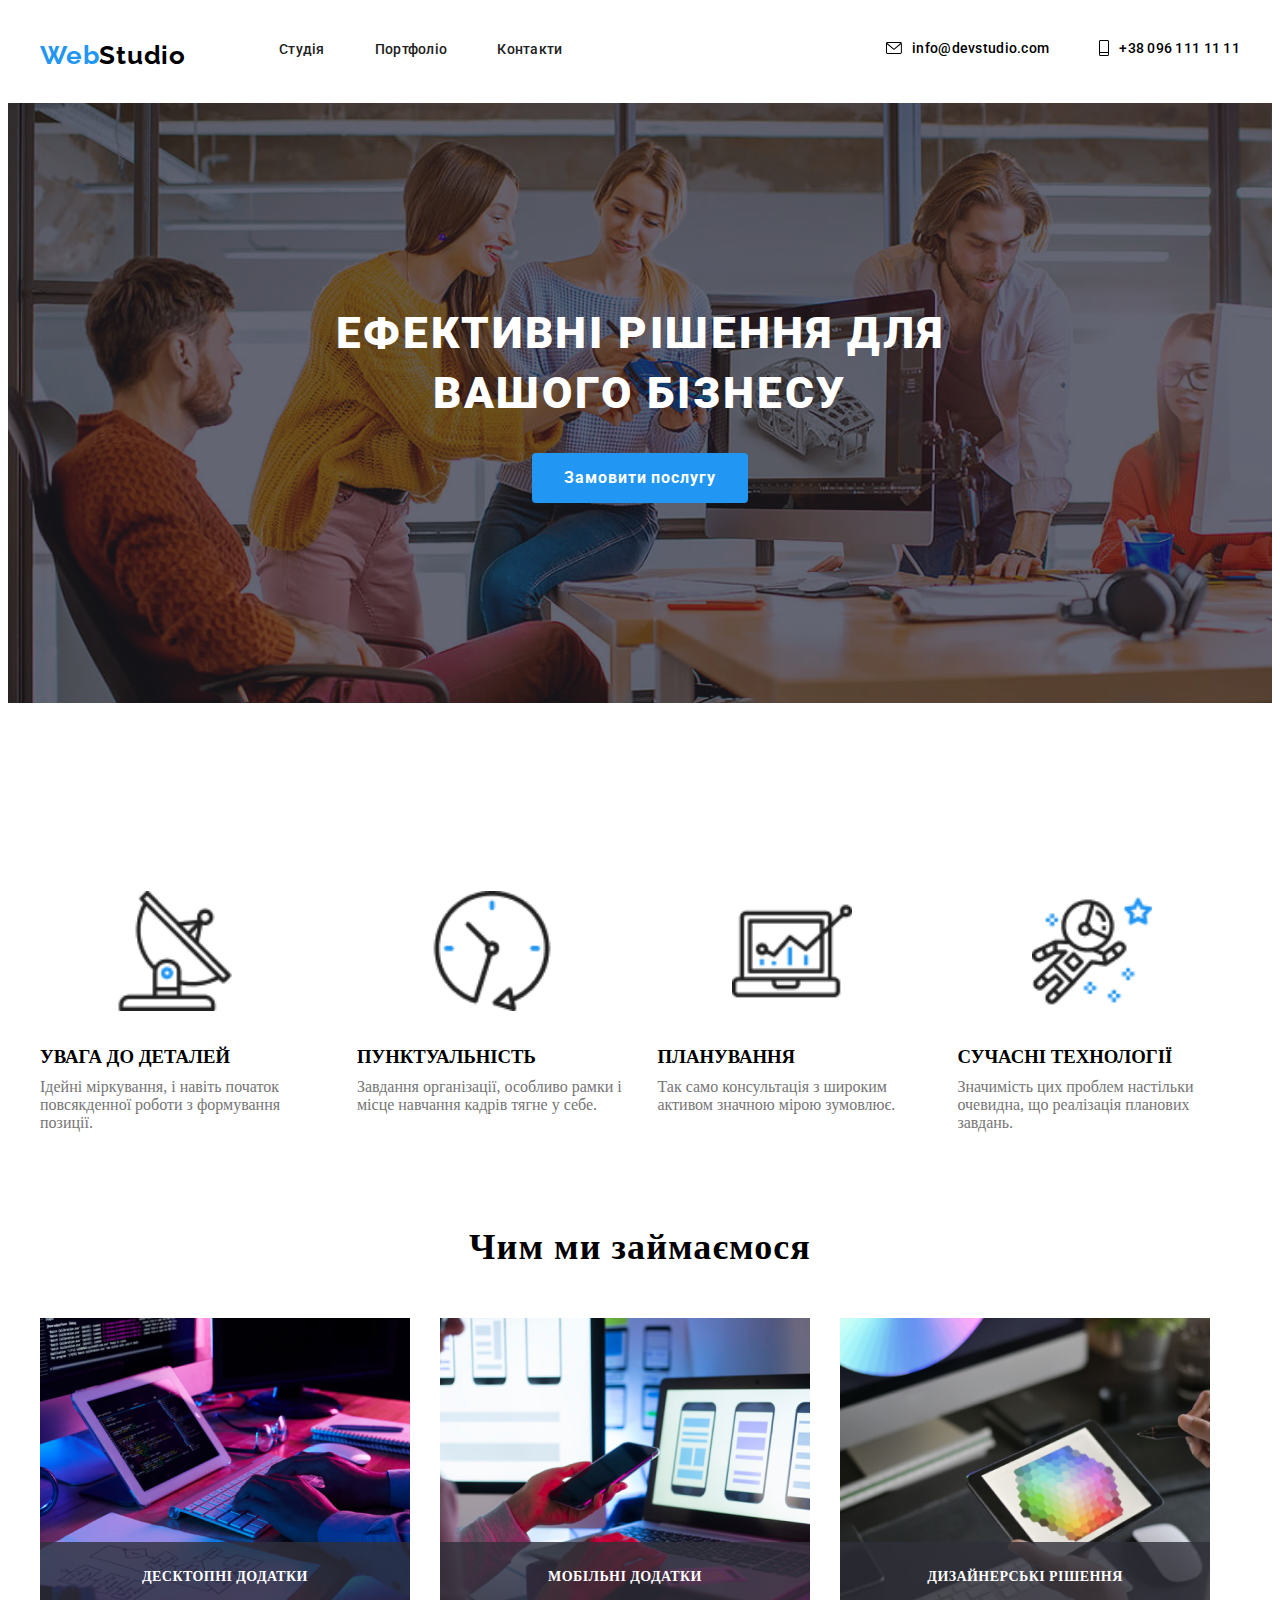
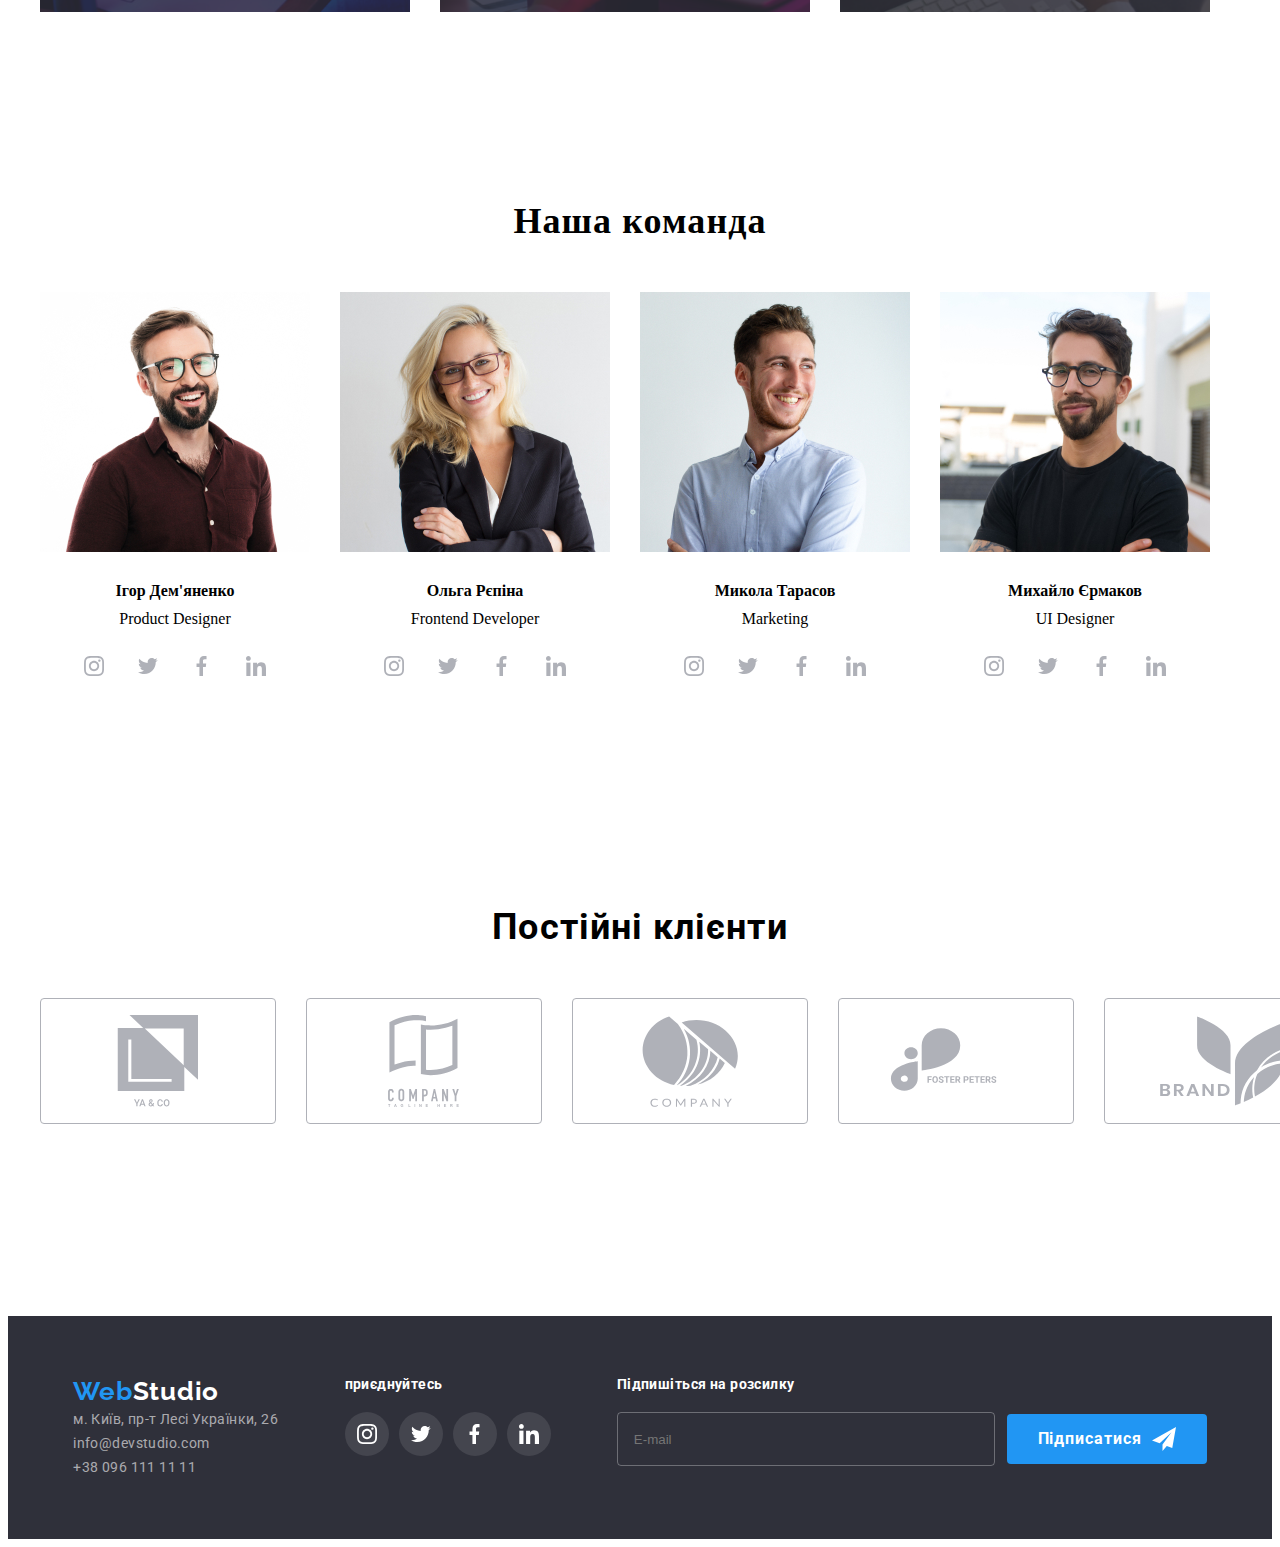
<file: index.html>
<!DOCTYPE html>
<html lang="en">
<head>
    <meta charset="UTF-8">
    <meta name="viewport" content="width=device-width, initial-scale=1.0">
    <title>WebStudio</title>

    <link
      rel="stylesheet"
      href="https://cdnjs.cloudflare.com/ajax/libs/modern-normalize/2.0.0/modern-normalize.min.css"
      integrity="sha512-4xo8blKMVCiXpTaLzQSLSw3KFOVPWhm/TRtuPVc4WG6kUgjH6J03IBuG7JZPkcWMxJ5huwaBpOpnwYElP/m6wg=="
      crossorigin="anonymous"
      referrerpolicy="no-referrer"
    />
    
    <link rel="preconnect" href="https://fonts.googleapis.com">
    <link rel="preconnect" href="https://fonts.gstatic.com" crossorigin>
    <link href="https://fonts.googleapis.com/css2?family=Raleway:wght@700&family=Roboto:wght@400;500;700;900&display=swap" rel="stylesheet">

    <link rel="stylesheet" href="./css/main.min.css">
</head>
<body>
    <header class="header">
        <div class="container">
            <div class="header-content-wrap">
            <a href="./index.html" class="logo">Web<span class="header-logo">Studio</span></a>
            <nav class="nav">
                
                <ul class="nav-list">
                    <li class="nav-list-item"><a href="index.html" class="nav-list-link nav-list-link-studio">Студія</a></li>
                    <li class="nav-list-item"><a href="./porfolio.html" class="nav-list-link">Портфоліо</a></li>
                    <li class="nav-list-item"><a href="#" class="nav-list-link">Контакти</a></li>
                </ul>
            </nav>
            <ul class="contacts-list">
                <li class="contacts-list-item"><a href="info@devstudio.com" class="contacts-list-link"><svg width="16" height="12" class="contacts-list-icon"><use href="./symbol-defs.svg#icon-mail"></use></svg>info@devstudio.com</a></li>
                <li class="contacts-list-item"><a href="tel:+38 096 111 11 11" class="contacts-list-link"><svg width="10" height="16" class="contacts-list-icon"><use href="./symbol-defs.svg#icon-tel"></use></svg>+38 096 111 11 11</a></li>
            </ul>
        </div>
        </div>
    </header>
    
    <main class="main">
        <section class="hero">
            <div class="container">
                <h1 class="hero-title">
                    ЕФЕКТИВНІ РІШЕННЯ ДЛЯ ВАШОГО
                    БІЗНЕСУ
                </h1>
                <button class="hero-btn" data-modal-open>Замовити послугу</button>
            </div>
        </section>
        
        <section class="features">
            <div class="container">
                <ul class="features-list">
                    <li class="features-list-item">
                        <h3 class="features-list-title antena-img">УВАГА ДО ДЕТАЛЕЙ</h3>
                        <p class="features-list-desc">Ідейні міркування, і навіть початок повсякденної роботи з формування позиції.</p>
                    </li>
                    <li class="features-list-item">
                        <h3 class="features-list-title clock-img">ПУНКТУАЛЬНІСТЬ</h3>
                        <p class="features-list-desc">Завдання організації, особливо рамки і місце навчання кадрів тягне у себе.</p>
                    </li>
                    <li class="features-list-item">
                        <h3 class="features-list-title diagram-img">ПЛАНУВАННЯ</h3>
                        <p class="features-list-desc">Так само консультація з широким активом значною мірою зумовлює.</p>
                    </li>
                    <li class="features-list-item">
                        <h3 class="features-list-title astronaut-img">СУЧАСНІ ТЕХНОЛОГІЇ</h3>
                        <p class="features-list-desc">Значимість цих проблем настільки очевидна, що реалізація планових завдань.</p>
                    </li>
                </ul>
            </div>
        </section>
        
        <section class="section-work">
            <div class="container">
                <h3 class="work-title">Чим ми займаємося</h3>
                <ul class="work-list">
                    <li class="work-list-item"><img src="./images/img (3).png" class="work-list-img"> <p class="work-list-text">Десктопні додатки</p></li>
                    <li class="work-list-item"><img src="./images/img (4).png" class="work-list-img"> <p class="work-list-text">Мобільні додатки</p></li>
                    <li class="work-list-item"><img src="./images/img (5).png" class="work-list-img"> <p class="work-list-text">Дизайнерські рішення</p></li>
                </ul>
            </div>
        </section>
        
        <section class="section-team">
            <div class="container"> 
                <h3 class="team-title">Наша команда</h3>
                <ul class="team-list">
                    <li class="team-list-item">
                        <img src="./images/img (4).jpg" class="team-list-img">
                        <div class="team-text-container">
                        <h4 class="team-list-title">Ігор Дем'яненко</h4>
                            <p class="team-list-text">Product Designer</p>

                            
                            <ul class="team-icons-list">
                                <li>
                                    <a href="" class="team-icons-link">
                                        <svg width="20" height="20" class="team-icon-svg">
                                            <use href="./symbol-defs.svg#icon-Instagram">

                                            </use>
                                        </svg>
                                    </a>
                                </li>

                                <li>
                                    <a href="" class="team-icons-link">
                                        <svg width="20" height="20" class="team-icon-svg">
                                            <use href="./symbol-defs.svg#icon-Group-Twitter">
                                            </use>
                                        </svg>
                                    </a>
                                </li>

                                <li>
                                    <a href="" class="team-icons-link">
                                        <svg width="20" height="20" class="team-icon-svg">
                                            <use href="./symbol-defs.svg#icon-Facebook">
                                            </use>
                                        </svg>
                                    </a>
                                </li>

                                <li>
                                    <a href="" class="team-icons-link">
                                        <svg width="20" height="20" class="team-icon-svg">
                                            <use href="./symbol-defs.svg#icon-LinkedIn">
                                            </use>
                                        </svg>
                                    </a>
                                </li>
                            </ul>
                        </div>
                        </li>
                        <li class="team-list-item">
                            <img src="./images/img (5).jpg" class="team-list-img">
                            <div class="team-text-container">
                            <h4 class="team-list-title">Ольга Рєпіна</h4>
                                <p class="team-list-text">Frontend Developer</p>

                                <ul class="team-icons-list">
                                    <li>
                                        <a href="" class="team-icons-link">
                                            <svg width="20" height="20" class="team-icon-svg">
                                                <use href="./symbol-defs.svg#icon-Instagram" >

                                                </use>
                                            </svg>
                                        </a>
                                    </li>
    
                                    <li>
                                        <a href="" class="team-icons-link">
                                            <svg width="20" height="20" class="team-icon-svg">
                                                <use href="./symbol-defs.svg#icon-Group-Twitter">
                                                </use>
                                            </svg>
                                        </a>
                                    </li>
    
                                    <li>
                                        <a href="" class="team-icons-link">
                                            <svg width="20" height="20" class="team-icon-svg">
                                                <use href="./symbol-defs.svg#icon-Facebook">
                                                </use>
                                            </svg>
                                        </a>
                                    </li>
    
                                    <li>
                                        <a href="" class="team-icons-link">
                                            <svg width="20" height="20" class="team-icon-svg">
                                                <use href="./symbol-defs.svg#icon-LinkedIn">
                                                </use>
                                            </svg>
                                        </a>
                                    </li>
                                </ul>
                            </div>
                            </li>
                            <li class="team-list-item">
                                <img src="./images/img (6).jpg" class="team-list-img">
                                <div class="team-text-container">
                                <h4 class="team-list-title">Микола Тарасов</h4>
                                    <p class="team-list-text">Marketing</p>

                                    <ul class="team-icons-list">
                                        <li>
                                            <a href="" class="team-icons-link">
                                                <svg width="20" height="20" class="team-icon-svg">
                                                    <use href="./symbol-defs.svg#icon-Instagram">

                                                    </use>
                                                </svg>
                                            </a>
                                        </li>
        
                                        <li>
                                            <a href="" class="team-icons-link">
                                                <svg width="20" height="20" class="team-icon-svg"> 
                                                    <use href="./symbol-defs.svg#icon-Group-Twitter">
                                                    </use>
                                                </svg>
                                            </a>
                                        </li>
        
                                        <li>
                                            <a href="" class="team-icons-link">
                                                <svg width="20" height="20" class="team-icon-svg">
                                                    <use href="./symbol-defs.svg#icon-Facebook">
                                                    </use>
                                                </svg>
                                            </a>
                                        </li>
        
                                        <li>
                                            <a href="" class="team-icons-link">
                                                <svg width="20" height="20" class="team-icon-svg">
                                                    <use href="./symbol-defs.svg#icon-LinkedIn">
                                                    </use>
                                                </svg>
                                            </a>
                                        </li>
                                    </ul>
                                    </div>
                                </li>
                                <li class="team-list-item">
                                    <img src="./images/img (7).jpg" class="team-list-img">
                                    <div class="team-text-container">
                                    <h4 class="team-list-title">Михайло Єрмаков</h4>
                                        <p class="team-list-text">UI Designer</p>

                                        <ul class="team-icons-list">
                                            <li>
                                                <a href="" class="team-icons-link">
                                                    <svg width="20" height="20" class="team-icon-svg">
                                                        <use href="./symbol-defs.svg#icon-Instagram">

                                                        </use>
                                                    </svg>
                                                </a>
                                            </li>
            
                                            <li>
                                                <a href="" class="team-icons-link">
                                                    <svg width="20" height="20" class="team-icon-svg">
                                                        <use href="./symbol-defs.svg#icon-Group-Twitter">
                                                        </use>
                                                    </svg>
                                                </a>
                                            </li>
            
                                            <li>
                                                <a href="" class="team-icons-link">
                                                    <svg width="20" height="20" class="team-icon-svg">
                                                        <use href="./symbol-defs.svg#icon-Facebook">
                                                        </use>
                                                    </svg>
                                                </a>
                                            </li>
            
                                            <li>
                                                <a href="" class="team-icons-link">
                                                    <svg width="20" height="20" class="team-icon-svg">
                                                        <use href="./symbol-defs.svg#icon-LinkedIn">
                                                        </use>
                                                    </svg>
                                                </a>
                                            </li>
                                        </ul>
                                    </div>
                                    </li>
                                </ul>
                            </div>
                        </section>

                        <section class="clients-section">
                            <div class="container">
                                <div class="clients-wrapper">

                                    <h2 class="clients-title">
                                        Постійні клієнти    
                                    </h2>

                                    <ul class="clients-list">
                                        <li>
                                            <svg width="170" height="92" class="clients-list-svg">
                                                <use href="./symbol-defs.svg#icon-1Icon">
                                                    
                                                </use>
                                            </svg>
                                        </li>

                                        <li>
                                            <svg width="170" height="92" class="clients-list-svg">
                                                <use href="./symbol-defs.svg#icon-2Icon">
                                                    
                                                </use>
                                            </svg>
                                        </li>

                                        <li>
                                            <svg width="170" height="92" class="clients-list-svg">
                                                <use href="./symbol-defs.svg#icon-3Icon">
                                                    
                                                </use>
                                            </svg>
                                        </li>

                                        <li>
                                            <svg width="170" height="92" class="clients-list-svg">
                                                <use href="./symbol-defs.svg#icon-4Icon">
                                                    
                                                </use>
                                            </svg>
                                        </li>

                                        <li>
                                            <svg width="170" height="92" class="clients-list-svg">
                                                <use href="./symbol-defs.svg#icon-5Icon">
                                                    
                                                </use>
                                            </svg>
                                        </li>

                                        <li>
                                            <svg width="170" height="92" class="clients-list-svg">
                                                <use href="./symbol-defs.svg#icon-6Icon">
                                                    
                                                </use>
                                            </svg>
                                        </li>
                                    </ul>

                                </div>
                            </div>
                        </section>
                    </main>
                    
                    <footer class="footer"> 
                        <div class="container">
                        <div class="footer-wrapper">
                            <address class="address">
                                <a href="./index.html" class="logo">Web<span class="footer-logo">Studio</span></a>
                                <ul class="address-list">
                                    <li class="address-list-item"><a href="" class="address-list-link location-link">м. Київ, пр-т Лесі Українки, 26</a></li>
                                    <li  class="address-list-item"><a href="" class="address-list-link">info@devstudio.com</a></li>
                                    <li  class="address-list-item"><a href="" class="address-list-link">+38 096 111 11 11</a></li>
                                </ul>
                            </address>
                                

                                <div class="footer-social-wrap">

                                    <p class="footer-icons-title">
                                        приєднуйтесь
                                    </p>

                                    <ul class="footer-icons-list">
                                        <li>
                                            <a href="" class="footer-icons-link">
                                                <svg width="20" height="20" class="footer-icons-svg">
                                                    <use href="./symbol-defs.svg#icon-Instagram">

                                                    </use>
                                                </svg>
                                            </a>
                                        </li>
        
                                        <li>
                                            <a href="" class="footer-icons-link">
                                                <svg width="20" height="20" class="footer-icons-svg">
                                                    <use href="./symbol-defs.svg#icon-Group-Twitter">
                                                    </use>
                                                </svg>
                                            </a>
                                        </li>
        
                                        <li>
                                            <a href="" class="footer-icons-link">
                                                <svg width="20" height="20" class="footer-icons-svg">
                                                    <use href="./symbol-defs.svg#icon-Facebook">
                                                    </use>
                                                </svg>
                                            </a>
                                        </li>
        
                                        <li>
                                            <a href="" class="footer-icons-link">
                                                <svg width="20" height="20" class="footer-icons-svg">
                                                    <use href="./symbol-defs.svg#icon-LinkedIn">
                                                    </use>
                                                </svg>
                                            </a>
                                        </li>
                                    </ul>
                                </div>

                                <div class="footer-form-wrapper">
                                    <form action="" class="footer-form">

                                        <p class="footer-form-title">
                                            Підпишіться на розсилку
                                        </p>

                                        <div class="footer-form-elements-wrapper">
                                            <input type="text" placeholder="E-mail">

                                            <button class="footer-form-btn">                                
                                                Підписатися

                                                <svg class="footer-form-svg">
                                                    <use href="./symbol-defs.svg#icon-icon-send">
                                                        
                                                    </use>
                                                </svg>
                                            </button>
                                        </div>

                                    </form>
                                </div>
                        </div>
                        </div>
                        </div>
                    </footer>


                    <div class="backdrop is-hidden" data-modal>
                        <div class="modal">
                            
                            <button class="js-close" data-modal-close>
                                <svg width="11" height="11">
                                    <use href="./symbol-defs.svg#icon-close" class="js-close-icon">

                                    </use>
                                </svg>
                            </button>

                            <p class="js-title">
                                Залиште свої дані, ми вам передзвонимо
                            </p>
                    <form action="" class="js-form">
                        
                        <label for="" class="js-label">

                            <span class="js-span">Ім'я</span>

                     <span class="js-input-svg"> <input type="text" minlength="3" maxlength="12" required class="js-input"> <svg width="18" height="18" class="js-svg"><use class="js-icon" href="./symbol-defs.svg#icon-user"></use></svg> </span>
                        </label>

                        <label for="" class="js-label">

                            <span class="js-span">Телефон</span>

                         <span class="js-input-svg"> <input type="tel" required pattern="^380\d{9}$" maxlength="12" class="js-input"> <svg width="18" height="18" class="js-svg"><use class="js-icon" href="./symbol-defs.svg#icon-phone"></use></svg> </span>
                        </label>
                        
                        <label for="" class="js-label">

                           <span class="js-span">Пошта</span>

                           <span class="js-input-svg"><input type="email" class="js-input"> <svg width="18" height="18" class="js-svg"><use class="js-icon" href="./symbol-defs.svg#icon-email"></use></svg>  </span>
                        </label>
                        
                        <label for="" class="js-label">

                            <span class="js-span">Коментар</span>

                            <textarea name="" id="" cols="30" rows="10" placeholder="Введіть текст"></textarea>
                        </label>


                    <div class="js-checkbox-wrapper">
                        <input type="checkbox" class="js-checkbox"> <p class="js-checkbox-desc">Погоджуюся з розсилкою та приймаю <a href="" class="">Умови договору</a> </p>
                    </div>

                        <button class="js-btn">
                            Відправити
                        </button>

                    </form>
                        </div>
                    </div>

                    <script src="./script.js"></script>
                </body>
                </html>
</file>
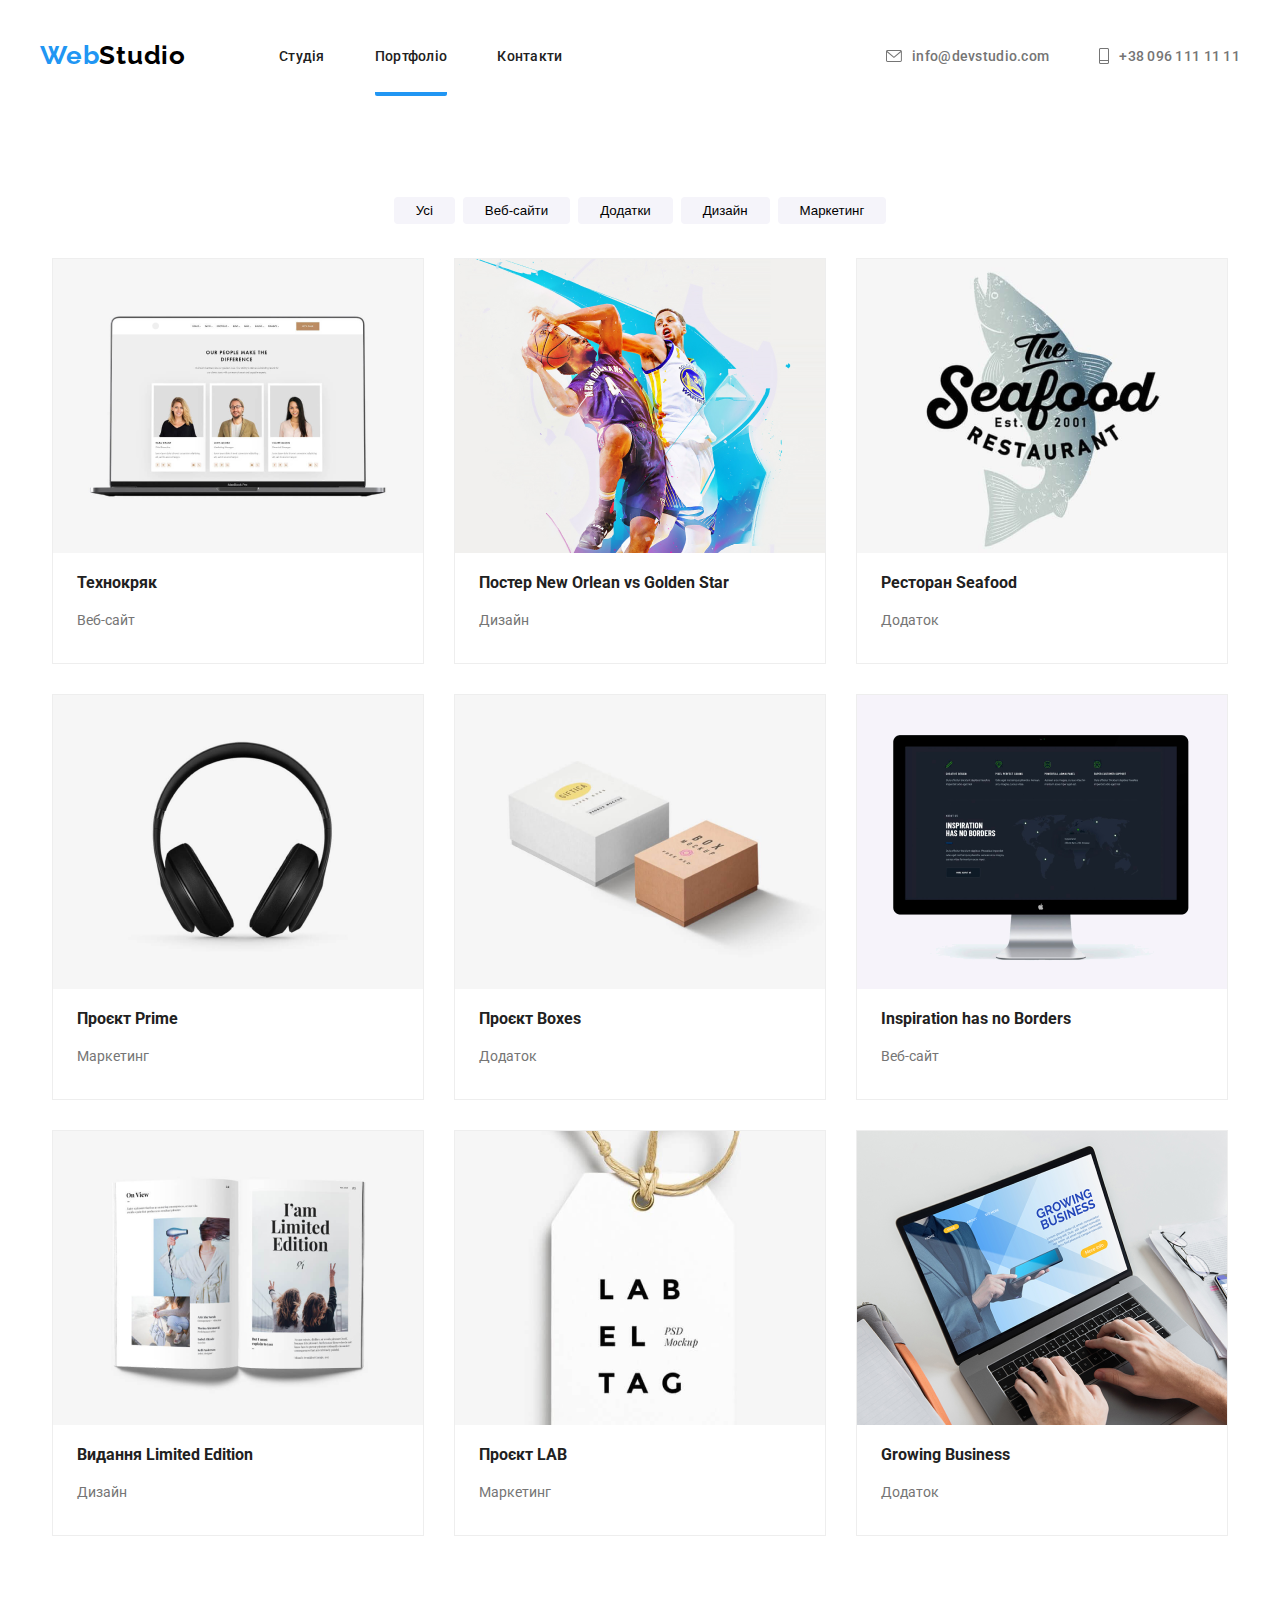
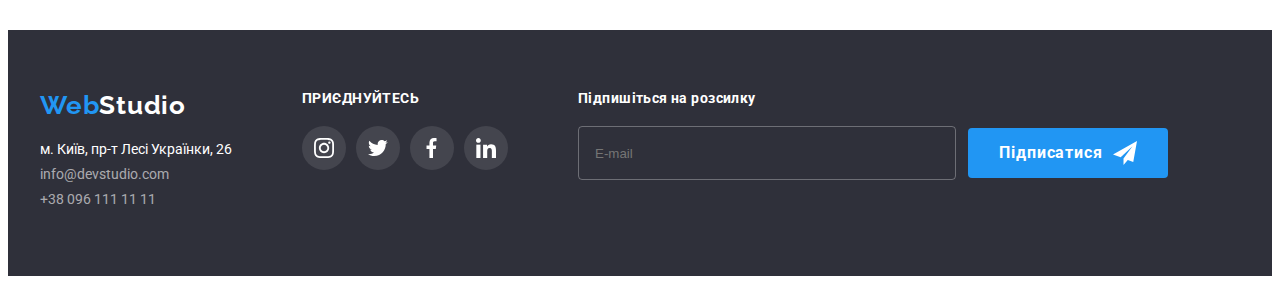
<file: porfolio.html>
<!DOCTYPE html>
<html lang="en">
<head>
    <meta charset="UTF-8">
    <meta name="viewport" content="width=device-width, initial-scale=1.0">
    <title>Портфоліо</title>

    <link
    rel="stylesheet"
    href="https://cdnjs.cloudflare.com/ajax/libs/modern-normalize/2.0.0/modern-normalize.min.css"
    integrity="sha512-4xo8blKMVCiXpTaLzQSLSw3KFOVPWhm/TRtuPVc4WG6kUgjH6J03IBuG7JZPkcWMxJ5huwaBpOpnwYElP/m6wg=="
    crossorigin="anonymous"
    referrerpolicy="no-referrer"
  />
  
  <link rel="preconnect" href="https://fonts.googleapis.com">
  <link rel="preconnect" href="https://fonts.gstatic.com" crossorigin>
  <link href="https://fonts.googleapis.com/css2?family=Raleway:wght@700&family=Roboto:wght@400;500;700;900&display=swap" rel="stylesheet">

  <link rel="stylesheet" href="./css/reset.css">
  <link rel="stylesheet" href="./css/styles.css">
</head>
<body>
    <header class="header">
        <div class="container">
            <div class="header-content-wrap">
            <a href="./index.html" class="logo">Web<span class="header-logo">Studio</span></a>
            <nav class="nav">
                
                <ul class="nav-list">
                    <li class="nav-list-item"><a href="index.html" class="nav-list-link">Студія</a></li>
                    <li class="nav-list-item"><a href="porfolio.html  " class="nav-list-link nav-list-link-portfolio">Портфоліо</a></li>
                    <li class="nav-list-item"><a href="#" class="nav-list-link">Контакти</a></li>
                </ul>
            </nav>
            <ul class="contacts-list">
                <li class="contacts-list-item"><a href="info@devstudio.com" class="contacts-list-link"><svg width="16" height="12" class="contacts-list-icon"><use href="./symbol-defs.svg#icon-mail"></use></svg>info@devstudio.com</a></li>
                <li class="contacts-list-item"><a href="tel:+38 096 111 11 11" class="contacts-list-link"><svg width="10" height="16" class="contacts-list-icon"><use href="./symbol-defs.svg#icon-tel"></use></svg>+38 096 111 11 11</a></li>
            </ul>
        </div>
        </div>
    </header>

    <main>
        <section class="portfolio-section">
            <div class="container">
                <ul class="filters-list">
                    <li class="filters-list-item"><button class="filters-list-item-btn">Усі</button></li>
                    <li class="filters-list-item"><button class="filters-list-item-btn">Веб-сайти</button></li>
                    <li class="filters-list-item"><button class="filters-list-item-btn">Додатки</button></li>
                    <li class="filters-list-item"><button class="filters-list-item-btn">Дизайн</button></li>
                    <li class="filters-list-item"><button class="filters-list-item-btn">Маркетинг</button></li>
                </ul>

                <ul class="porfolio-list">
                    <li class="porfolio-list-item">
                        <a href="" class="portfolio-list-item-link">
                        <div class="portfolio-item-img-wrapper">
                        <img src="./images/ede.png" alt="">

                        <p class="portfolio-item-img-text">
                            Ресурс пропонує комплексні пропозиції з різним рівнем функціоналу та сервісів. Все це дозволить відвідувачу отримати вичерпні відомості про компанію чи приватну особу
                        </p>
                        </div>
                    <div class="portfolio-list-item-text">
                        <h3>Технокряк</h3>
                        <p>Веб-сайт</p>
                    </div>
                    </a>
                    </li>
                    <li class="porfolio-list-item">
                        <a href="" class="portfolio-list-item-link">
                        <div class="portfolio-item-img-wrapper">
                        <img src="./images/bass.png" alt="">

                        <p class="portfolio-item-img-text">
                            Ресурс пропонує комплексні пропозиції з різним рівнем функціоналу та сервісів. Все це дозволить відвідувачу отримати вичерпні відомості про компанію чи приватну особу
                        </p>
                        </div>
                    <div class="portfolio-list-item-text">
                        <h3>Постер New Orlean vs Golden Star</h3>
                        <p>Дизайн</p>
                    </div>
                    </a>
                    </li>
                    <li class="porfolio-list-item">
                        <a href="" class="portfolio-list-item-link">
                        <div class="portfolio-item-img-wrapper">
                        <img src="./images/fish.png" alt="">

                        <p class="portfolio-item-img-text">
                            Ресурс пропонує комплексні пропозиції з різним рівнем функціоналу та сервісів. Все це дозволить відвідувачу отримати вичерпні відомості про компанію чи приватну особу
                        </p>
                        </div>
                    <div class="portfolio-list-item-text">
                        <h3>Ресторан Seafood</h3>
                        <p>Додаток</p>
                    </div>
                    </a>
                    </li>
                    <li class="porfolio-list-item">
                        <a href="" class="portfolio-list-item-link">
                        <div class="portfolio-item-img-wrapper">
                        <img src="./images/img (6).png" alt="">

                        <p class="portfolio-item-img-text">
                            Ресурс пропонує комплексні пропозиції з різним рівнем функціоналу та сервісів. Все це дозволить відвідувачу отримати вичерпні відомості про компанію чи приватну особу
                        </p>
                        </div>
                    <div class="portfolio-list-item-text">
                        <h3>Проєкт Prime</h3>
                        <p>Маркетинг</p>
                    </div>
                    </a>
                    </li>
                    <li class="porfolio-list-item">
                        <a href="" class="portfolio-list-item-link">
                            <div class="portfolio-item-img-wrapper">
                        <img src="./images/img (7).png" alt="">

                        <p class="portfolio-item-img-text">
                            Ресурс пропонує комплексні пропозиції з різним рівнем функціоналу та сервісів. Все це дозволить відвідувачу отримати вичерпні відомості про компанію чи приватну особу
                        </p>

                        </div>
                        
                    <div class="portfolio-list-item-text">
                        <h3>Проєкт Boxes</h3>
                        <p>Додаток</p>
                    </div>
                    </a>
                    </li>
                    <li class="porfolio-list-item">
                        <a href="" class="portfolio-list-item-link">
                        <div class="portfolio-item-img-wrapper">
                        <img src="./images/img (8).png" alt="">

                        <p class="portfolio-item-img-text">
                            Ресурс пропонує комплексні пропозиції з різним рівнем функціоналу та сервісів. Все це дозволить відвідувачу отримати вичерпні відомості про компанію чи приватну особу
                        </p>

                        </div>
                    <div class="portfolio-list-item-text">
                        <h3>Inspiration has no Borders</h3>
                        <p>Веб-сайт</p>
                    </div>
                    </a>
                    </li>
                    <li class="porfolio-list-item">
                        <a href="" class="portfolio-list-item-link">
                            <div class="portfolio-item-img-wrapper">
                        <img src="./images/img (9).png" alt="">

                        <p class="portfolio-item-img-text">
                            Ресурс пропонує комплексні пропозиції з різним рівнем функціоналу та сервісів. Все це дозволить відвідувачу отримати вичерпні відомості про компанію чи приватну особу
                        </p>

                        </div>
                    <div class="portfolio-list-item-text">
                        <h3>Видання Limited Edition</h3>
                        <p>Дизайн</p>
                    </div>
                    </a>
                    </li>
                    <li class="porfolio-list-item">
                        <a href="" class="portfolio-list-item-link">
                            <div class="portfolio-item-img-wrapper">
                        <img src="./images/img (10).png" alt="">

                        <p class="portfolio-item-img-text">
                            Ресурс пропонує комплексні пропозиції з різним рівнем функціоналу та сервісів. Все це дозволить відвідувачу отримати вичерпні відомості про компанію чи приватну особу
                        </p>

                        </div>
                    <div class="portfolio-list-item-text">
                        <h3>Проєкт LAB</h3>
                        <p>Маркетинг</p>
                    </div>
                    </a>
                    </li>
                    <li class="porfolio-list-item">
                        <a href="" class="portfolio-list-item-link">
                            <div class="portfolio-item-img-wrapper">
                        <img src="./images/img (11).png" alt="">

                        <p class="portfolio-item-img-text">
                            Ресурс пропонує комплексні пропозиції з різним рівнем функціоналу та сервісів. Все це дозволить відвідувачу отримати вичерпні відомості про компанію чи приватну особу
                        </p>

                        </div>
                    <div class="portfolio-list-item-text">
                        <h3>Growing Business</h3>
                        <p>Додаток</p>
                    </div>
                    </a>
                    </li>
                </ul>
                </div>
            </section>
    </main>

    <footer class="footer"> 
        <div class="container">
        <div class="footer-wrapper">
            <address class="address">
                <a href="./index.html" class="logo">Web<span class="footer-logo">Studio</span></a>
                <ul class="address-list">
                    <li class="address-list-item"><a href="" class="address-list-link location-link">м. Київ, пр-т Лесі Українки, 26</a></li>
                    <li  class="address-list-item"><a href="" class="address-list-link">info@devstudio.com</a></li>
                    <li  class="address-list-item"><a href="" class="address-list-link">+38 096 111 11 11</a></li>
                </ul>
            </address>
                

                <div class="footer-social-wrap">

                    <p class="footer-icons-title">
                        приєднуйтесь
                    </p>

                    <ul class="footer-icons-list">
                        <li>
                            <a href="" class="footer-icons-link">
                                <svg width="20" height="20" class="footer-icons-svg">
                                    <use href="./symbol-defs.svg#icon-Instagram">

                                    </use>
                                </svg>
                            </a>
                        </li>

                        <li>
                            <a href="" class="footer-icons-link">
                                <svg width="20" height="20" class="footer-icons-svg">
                                    <use href="./symbol-defs.svg#icon-Group-Twitter">
                                    </use>
                                </svg>
                            </a>
                        </li>

                        <li>
                            <a href="" class="footer-icons-link">
                                <svg width="20" height="20" class="footer-icons-svg">
                                    <use href="./symbol-defs.svg#icon-Facebook">
                                    </use>
                                </svg>
                            </a>
                        </li>

                        <li>
                            <a href="" class="footer-icons-link">
                                <svg width="20" height="20" class="footer-icons-svg">
                                    <use href="./symbol-defs.svg#icon-LinkedIn">
                                    </use>
                                </svg>
                            </a>
                        </li>
                    </ul>
                </div>

                <div class="footer-form-wrapper">
                    <form action="" class="footer-form">

                        <p class="footer-form-title">
                            Підпишіться на розсилку
                        </p>

                        <div class="footer-form-elements-wrapper">
                            <input type="text" placeholder="E-mail">

                            <button class="footer-form-btn">                                
                                Підписатися

                                <svg class="footer-form-svg">
                                    <use href="./symbol-defs.svg#icon-icon-send">
                                        
                                    </use>
                                </svg>
                            </button>
                        </div>

                    </form>
                </div>
        </div>
        </div>
        </div>
    </footer>
</body>
</html>
</file>
<file: css/styles.css>
body { 
    font-size: 14px;
    font-family: Roboto;
}

:root {
    --main-color:#212121;
    --second-text-color:#757575;
    --accent-color:#2196F3;
    --main-white-color:#ffffff;
    --address-contact-link-color: #FFFFFF99;
    --header-logo-color: #000000;
    --team-background-color: #F5F4FA;
    --footer-background-color: #2F303A;
    --portfolio-item-color: #EEEEEE;
    --portfolio-list-item-desc: #757575;
    --team-icon-svg: #AFB1B8;
    --footer-icons-svg: #FFFFFF1A;
    --textarea-placeholder-color: #75757580;
    --footer-form-input-color: #FFFFFF4D;
}

.container{
    max-width: 1200px;
    padding-left: 15px;
    padding-right: 15px;
    margin: 0 auto;
}

.logo {
    font-family: Raleway;
    font-size: 26px;
    font-weight: 700;
    line-height: 31px;
    letter-spacing: 0.03em;
    color: var(--accent-color);
}

.header-logo {
    color: var(--header-logo-color);
}

.header {
    position: sticky;
    top: 0;
    z-index: 100;
    background-color: rgb(255, 255, 255);
}

.nav-list {
    display: flex;
    gap: 50px;
}

.nav-list-item {
    padding-top: 32px;
    padding-bottom: 32px;
}

.contacts-list-item {
    padding-top: 32px;
    padding-bottom: 32px;
}

.logo {
    padding-top: 32px;
    padding-bottom: 32px;
}

.contacts-list {
    display: flex;
    gap: 50px;
    margin-left: auto;
}

.nav-list-link {
    font-family: Roboto;
    font-size: 14px;
    font-weight: 500;
    line-height: 16px;
    letter-spacing: 0.02em;
    color: var(--main-color);
    transition: 250ms;
}
.nav-list-link:hover {
    color: var(--accent-color);
}

.nav-list-link-studio {
    border-bottom: 4px solid var(--accent-color);
    border-radius: 2px;
    padding-bottom: 80%;
}

.nav-list-link-portfolio {
    border-bottom: 4px solid var(--accent-color);
    border-radius: 2px;
    padding-bottom: 28px;
}

.contacts-list-link {
    font-family: Roboto;
    font-size: 14px;
    font-weight: 500;
    line-height: 16px;
    letter-spacing: 0.02em;
    color: var(--second-text-color);
    transition: 250ms;
}

.header-content-wrap {
    display: flex;
    gap: 93px;
    align-items: center;
}

.hero {
    padding: 200px 0 ;
    background-image: url("../images/image.png");
    height: 600px;
    background: linear-gradient(#2F303A66); 
}

.contacts-list-link {
    display: flex;
    gap: 10px;
    align-items: center;
}

.contacts-list-link:hover {
    color: var(--accent-color);
}

.contacts-list-icon {
    fill: currentColor;
}


.portfolio-section {
    padding-top: 94px;
    padding-bottom: 94px;
}

.porfolio-list {
    margin-top: 34px;
}

.hero-title {
    font-family: Roboto;
    font-size: 44px;
    font-weight: 900;
    line-height: 60px;
    letter-spacing: 0.06em;
    color: var(--main-white-color);
    max-width: 696px;
    text-align: center;
    margin: 0 auto;
}

.hero-btn {
    width: 216px;
    height: 50px;
    border-radius: 4px;
    background-color: var(--accent-color);
    color: var(--main-white-color);
    font-size: 16px;
    display: block;
    margin: 0 auto;
    margin-top: 30px;
}

.features {
    padding: 94px 0;
}

.antena-img::before {
    background-image: url("/css/Group\ 1.png");
    width: 270px;
    height: 120px;
    content: "";
    display: inline-block;
    margin-bottom: 30px;
}

.clock-img::before {
    background-image: url("/css/Group\ 2.png");
    width: 270px;
    height: 120px;
    content: "";
    display: inline-block;
    margin-bottom: 30px;
}

.diagram-img::before {
    background-image: url("/css/Group\ 3.png");
    width: 270px;
    height: 120px;
    content: "";
    display: inline-block;
    margin-bottom: 30px;
}

.astronaut-img::before {
    background-image: url("/css/Group\ 4.png");
    width: 270px;
    height: 120px;
    content: "";
    display: inline-block;
    margin-bottom: 30px;
}


.section-work {
    padding-bottom: 94px;
}

.work-list {
    display: flex;
    gap: 30px;
}

.work-list-img {
    display: block;
}

.work-title {
    text-align: center;
    margin-bottom: 50px;
    font-size: 36px;
    font-weight: 700;
    line-height: 42px;
    letter-spacing: 0.03em;

}

.section-team {
    padding: 94px 0;
    background-color: var(--team-background-color);
}

.team-list {
    display: flex;
    gap: 30px;
}

.team-list-item {
    background-color: var(--main-white-color);
}

.team-list-title {
    text-align: center;
    margin-bottom: 10px;
}

.team-title {
    text-align: center;
    margin-bottom: 50px;
    font-size: 36px;
    font-weight: 700;
    line-height: 42px;
    letter-spacing: 0.03em;
}

.team-list-text {
    text-align: center;
}

.team-text-container {
    padding: 30px;
}

.footer {
    padding: 60px 0;
    background-color: var(--footer-background-color);
}

.footer-logo {
    color: var(--main-white-color);
}

.address-list-link {
    color: var(--address-contact-link-color);
}

.location-link{
    color: var(--main-white-color);
}

.address-list-item {
    margin-bottom: 9px;
}

.address-list {
    margin-top: 20px;
}





.filters-list {
    display: flex;
    gap: 8px;
    justify-content: center;
    margin: 0;
}

.filters-list-item-btn{
    padding: 6px 22px;
    border-radius: 4px;
    background-color: var(--team-background-color);
    transition: 250ms;
    margin: 0;
}

.filters-list-item-btn:hover{
    background-color: var(--accent-color);
    color: var(--main-white-color);
}



.porfolio-list {
    display: flex;
  flex-wrap: wrap;
  gap: 30px;
  justify-content: center;
}


.porfolio-list-item {
    height: 404px;
    width: 370px;
    background-color: #FFFFFF;
    border: 1px solid #EEEEEE;
}

.porfolio-section {
    padding: 94px;
}

.portfolio-list-item-text {
    padding: 20px 24px;
}

.portfolio-list-item-text > h3 {
    margin-bottom: 20px;
}

.portfolio-list-item-text > p {
    color: var(--portfolio-list-item-desc);
}








.team-icons-list {
    padding-top: 16px;
    display: flex;
    gap: 10px;
    justify-content: center;
    align-items: center;
}


.clients-title {
    font-size: 36px;
    font-weight: 700;
    line-height: 42px;
    letter-spacing: 0.03em;
    text-align: center;
    color: var(--main-color);
    margin-bottom: 50px;
}

.clients-section {
    padding-bottom: 94px;
    padding-top: 94px;
}


.clients-list {
    display: flex;
    gap: 30px;
}

.clients-list-svg {
    padding: 16px 32px;
    border-radius: 4px;
    border: 1px solid #AFB1B8;
    fill: var(--team-icon-svg);
    transition: 250ms;
}
.clients-list-svg:hover {
    fill: var(--accent-color);
    border: 1px solid var(--accent-color);
    cursor: pointer;
}

.footer-icons-list {
    display: flex;
    gap: 10px;
}

.footer-wrapper {
    display: flex;
    gap: 70px;
}

.footer-social-wrap > p {
    font-size: 14px;
    font-weight: 700;
    line-height: 16px;
    letter-spacing: 0.03em;
    text-align: left;
    color: var(--main-white-color);
    text-transform: uppercase;
}


.footer-icons-title {
    margin-bottom: 20px;
}

.team-icons-link {
    display: flex;
    width: 44px;
    height: 44px;
    background-color: transparent;
    border-radius: 50%;
    justify-content: center;
    align-items: center;
    color: var(--team-icon-svg);
    transition: 250ms;
}
.team-icons-link:hover {
    background-color: var(--accent-color);
    color: var(--main-white-color);
}




.footer-icons-link {
    display: flex;
    width: 44px;
    height: 44px;
    background-color: var(--footer-icons-svg);
    border-radius: 50%;
    justify-content: center;
    align-items: center;
    color: var(--footer-icons-svg);
    transition: 250ms;
}

.footer-icons-link:hover {
    background-color: var(--accent-color);
    color: var(--main-white-color);
}

.footer-icons-svg {
    fill: var(--main-white-color);
}


.work-list-text {
    font-size: 14px;
    font-weight: 700;
    line-height: 16px;
    letter-spacing: 0.03em;
    text-align: center;
    color: var(--main-white-color);
    background-color: rgba(47, 48, 58, 0.8);
    height: 70px;
    display: flex;
    justify-content: center;
    align-items: center;
    text-transform: uppercase;

    position: absolute;
    width: 100%;
    bottom: 0;
    left: 0;

}

.work-list-item {
    position: relative;
}









.js-title {
    color: var(--main-color);
    font-size: 20px;
    font-weight: 700;
    line-height: 23px;
    letter-spacing: 0.03em;
    text-align: center;
    margin-bottom: 12px;
    position: relative;
}   

.js-label {
    color: var(--portfolio-list-item-desc);
    font-size: 12px;
    font-weight: 400;
    line-height: 14px;
    letter-spacing: 0.01em;

}

.js-span {
    margin-bottom: 4px;
    margin-top: 10px;
    display: block;
}

.js-checkbox-desc > a  {
    color: var(--accent-color);
    font-size: 14px;
    font-weight: 400;
    line-height: 24px;
    letter-spacing: 0.03em;
    text-decoration: underline;
}

.js-checkbox-desc {
    color: var(--second-text-color);

    font-size: 14px;
    font-weight: 400;
    line-height: 24px;
    letter-spacing: 0.03em;
    text-align: left;

}

textarea::placeholder {
    color: var(--textarea-placeholder-color);
}

textarea {
    border: 1px solid #21212133;
    border-radius: 1px;

    width: 100%;
    height: 120px;
    resize: none;
}

input {
    width: 100%;
    height: 40px;
    border-radius: 4px;
    border: 1px solid #21212133;
}

.backdrop{
    position:fixed;
    top: 0;
    left: 0;
    width: 100%;
    height: 100%;
    background-color: rgba(0, 0, 0, 0.5);
  }
  .modal{
    position: absolute;
    top: 50%;
    left: 50%;
    transform: translate(-50%, -50%);
    max-width: 528px;
    min-height: 300px;  
    padding: 40px;
    background-color: rgb(255, 255, 255);
    border-radius: 4px;
  }
  
  .backdrop.is-hidden {
    opacity: 0;
    pointer-events: none;
  }

  .js-icon {
    fill: currentColor;
  }




  .js-input-svg {
    position: relative;
  }

  .js-svg {
    position: absolute;
    bottom: 0;
    left: 10px;
  }

  .js-checkbox {
    width: 16px;
    height: 15px;
    margin-right: 4px;
  }

  .js-checkbox-wrapper {
    display: flex;
    align-items: center;
    justify-content: center;
    padding-top: 20px;
    padding-bottom: 30px;
  }

  .js-btn {
    display: block;
    margin: 0 auto;
    background-color: var(--accent-color);
    font-family: Roboto;
    font-size: 16px;
    font-weight: 700;
    line-height: 30px;
    letter-spacing: 0.06em;
    text-align: center;
    color: var(--main-white-color);
    height: 50px;
    width: 200px;
    border-radius: 4px;
    box-shadow: 0px 4px 4px 0px #00000026;
  }

  .js-close-icon {
    display: block;
  }

  .js-close {
    border-radius: 50%;
    border: 1px solid var(--portfolio-item-color);
    height: 30px;
    width: 30px;
    display: flex;
    justify-content: center;
    align-items: center;
    position: absolute;
    right: 8px;
    top: 8px;
    transition: 250ms;
  }

  .js-close:hover {
    fill: var(--accent-color);
  }


  .js-input {
    transition: 250ms;
    padding-left: 42px;
  }

  .js-input:hover {
    border: 2px solid var(--accent-color);
  }

  .js-input:focus {
    outline: 1px solid var(--accent-color);
  }







  .footer-form-svg {
    width: 24px;
    height: 24px;
  }

  .footer-form-btn {
    background-color: var(--accent-color);
    height: 50px;
    width: 200px;
    border-radius: 4px;
    font-family: Roboto;
    font-size: 16px;
    font-weight: 700;
    line-height: 30px;
    letter-spacing: 0.06em;
    text-align: center;
    color: var(--main-white-color);
    display: flex;
    justify-content: center;
    align-items: center;
    gap: 10px;
  }

.footer-form-elements-wrapper {
    display: flex;
    gap: 12px;
    align-items: center;
    margin-top: 20px;
}

.footer-form-elements-wrapper > input {
    border: 1px solid var(--footer-form-input-color);
    background-color: transparent;
    padding-left: 16px;
    border-radius: 4px;
    width: 358px;
    height: 50px;
}


.footer-form-title {
    color: var(--main-white-color);
    font-family: Roboto;
    font-size: 14px;
    font-weight: 700;
    line-height: 16px;
    letter-spacing: 0.03em;
    text-align: left;

}








.portfolio-item-img-text {
    position: absolute;
    top: 0;
    background-color: #2196F3E5;
    height: 100%;
    color: var(--main-white-color);
    text-align: left;
    padding: 63px 24px;
    font-family: Roboto;
    font-size: 18px;
    font-weight: 400;
    line-height: 28px;
    letter-spacing: 0.03em;
    text-align: left;
    transition: 0.5s;
    transform: translateY(100%);
}

.portfolio-list-item-link:hover .portfolio-item-img-text{
    transform:translateY(0);
   }

.portfolio-item-img-wrapper {
    position: relative;
    overflow: hidden;
}

.portfolio-list-item-text > h3 {
    color: var(--main-color);
}
</file>
<file: css/main.min.css>
ul,h1,h2,h3,h4,h5,h6,p{margin:0;padding:0}ul{list-style:none}a{text-decoration:none}address{font-style:normal}img{display:block}button{cursor:pointer;border:none;display:block}.footer{margin-top:94px;margin-bottom:0;background-color:#2f303a;padding:60px 0;width:100%}.footer-wrapper{display:-webkit-box;display:-ms-flexbox;display:flex;-ms-flex-pack:distribute;justify-content:space-around}.location-link{color:#fff}.address-list-link{font-family:Roboto;font-size:14px;font-weight:400;line-height:24px;letter-spacing:.03em;text-align:left;color:rgba(255,255,255,.6)}.footer-logo{color:#fff}.footer-icons-link{display:-webkit-box;display:-ms-flexbox;display:flex;width:44px;height:44px;background-color:rgba(255,255,255,.1019607843);border-radius:50%;-webkit-box-pack:center;-ms-flex-pack:center;justify-content:center;-webkit-box-align:center;-ms-flex-align:center;align-items:center;color:rgba(255,255,255,.1019607843);-webkit-transition:250ms;transition:250ms}.footer-icons-link:hover{background-color:#2196f3;color:#fff}.footer-icons-svg{fill:#fff}.footer-form-svg{width:24px;height:24px}.footer-form-btn{background-color:#2196f3;height:50px;width:200px;border-radius:4px;font-family:Roboto;font-size:16px;font-weight:700;line-height:30px;letter-spacing:.06em;text-align:center;color:#fff;display:-webkit-box;display:-ms-flexbox;display:flex;-webkit-box-pack:center;-ms-flex-pack:center;justify-content:center;-webkit-box-align:center;-ms-flex-align:center;align-items:center;gap:10px}.footer-form-elements-wrapper{display:-webkit-box;display:-ms-flexbox;display:flex;gap:12px;-webkit-box-align:center;-ms-flex-align:center;align-items:center;margin-top:20px}.footer-form-elements-wrapper>input{border:1px solid rgba(255,255,255,.3019607843);background-color:rgba(0,0,0,0);padding-left:16px;border-radius:4px;width:358px;height:50px}.footer-form-title{color:#fff;font-family:Roboto;font-size:14px;font-weight:700;line-height:16px;letter-spacing:.03em;text-align:left}.footer-icons-title{color:#fff;font-family:Roboto;font-size:14px;font-weight:700;line-height:16px;letter-spacing:.03em;text-align:left;margin-bottom:20px}.footer-icons-list{display:-webkit-box;display:-ms-flexbox;display:flex;gap:10px}.container{max-width:1200px;padding-left:15px;padding-right:15px;margin:0 auto}.logo{font-family:Raleway;font-size:26px;font-weight:700;line-height:31px;letter-spacing:.03em;color:#2196f3}.header-content-wrap{display:-webkit-box;display:-ms-flexbox;display:flex;gap:93px}.header-logo{color:#000}.header{position:sticky;top:0;z-index:100;background-color:#fff}.nav-list{display:-webkit-box;display:-ms-flexbox;display:flex;gap:50px}.nav-list-item{padding-top:32px;padding-bottom:32px}.nav-list-link{font-family:Roboto;font-size:14px;font-weight:500;line-height:16px;letter-spacing:.02em;color:#212121;-webkit-transition:250ms;transition:250ms}.nav-list-link-portfolio{border-bottom:4px solid var(--accent-color);border-radius:2px;padding-bottom:28px}.nav-list-link-studio{border-bottom:4px solid var(--accent-color);border-radius:2px;padding-bottom:80%}.nav-list-link:hover{color:var(--accent-color)}.logo{padding-top:32px;padding-bottom:32px}.contacts-list{display:-webkit-box;display:-ms-flexbox;display:flex;gap:50px;margin-left:auto}.contacts-list-item{padding-top:32px;padding-bottom:32px}.contacts-list-link{font-family:Roboto;font-size:14px;font-weight:500;line-height:16px;letter-spacing:.02em;color:var(--second-text-color);-webkit-transition:250ms;transition:250ms;display:-webkit-box;display:-ms-flexbox;display:flex;gap:10px;-webkit-box-align:center;-ms-flex-align:center;align-items:center}.contacts-list-link:hover{color:var(--accent-color)}.contacts-list-icon{fill:currentColor}.hero{padding:200px 0;background-image:-webkit-gradient(linear, left top, left bottom, from(rgba(47, 48, 58, 0.4))),url("../../images//image.png");background-image:linear-gradient(rgba(47, 48, 58, 0.4)),url("../../images//image.png");background-color:#2f303a;margin-bottom:94px}.hero-title{font-family:Roboto;font-size:44px;font-weight:900;line-height:60px;letter-spacing:.06em;text-align:center;color:#fff;max-width:696px;margin:0 auto;margin-bottom:30px}.hero-btn{font-family:Roboto;font-size:16px;font-weight:700;line-height:30px;letter-spacing:.06em;text-align:center;padding:10px 32px;border-radius:4px;margin:0 auto;background-color:#2196f3;color:#fff}.features{padding:94px 0}.features-list{display:-webkit-box;display:-ms-flexbox;display:flex;gap:30px}.features-list-desc{color:#757575}.features-list-title{margin-bottom:10px}.antena-img::before{background-image:url("../images//antenna.png");width:270px;height:120px;content:"";display:inline-block;background-size:contain;background-repeat:no-repeat;background-position:center;margin-bottom:30px}.clock-img::before{background-image:url("../images//clock.png");background-size:contain;background-repeat:no-repeat;width:270px;height:120px;content:"";display:inline-block;background-position:center;margin-bottom:30px}.diagram-img::before{background-image:url("../images//diagram.png");width:270px;height:120px;content:"";background-size:contain;background-repeat:no-repeat;display:inline-block;background-position:center;margin-bottom:30px}.astronaut-img::before{background-image:url("../images//astronaut.png");width:270px;height:120px;background-size:contain;background-repeat:no-repeat;background-position:center;content:"";display:inline-block;margin-bottom:30px}.section-work{padding-bottom:94px}.work-list{display:-webkit-box;display:-ms-flexbox;display:flex;gap:30px}.work-list-item{position:relative}.work-list-text{font-size:14px;font-weight:700;line-height:16px;letter-spacing:.03em;text-align:center;color:#fff;background-color:rgba(47,48,58,.8);height:70px;display:-webkit-box;display:-ms-flexbox;display:flex;-webkit-box-pack:center;-ms-flex-pack:center;justify-content:center;-webkit-box-align:center;-ms-flex-align:center;align-items:center;text-transform:uppercase;position:absolute;width:100%;bottom:0;left:0}.work-title{text-align:center;margin-bottom:50px;font-size:36px;font-weight:700;line-height:42px;letter-spacing:.03em}.section-team{padding:94px 0;background-color:var(--team-background-color)}.team-list{display:-webkit-box;display:-ms-flexbox;display:flex;gap:30px}.team-list-item{background-color:var(--main-white-color)}.team-list-title{text-align:center;margin-bottom:10px}.team-text-container{padding:30px}.team-list-text{text-align:center}.team-title{text-align:center;margin-bottom:50px;font-size:36px;font-weight:700;line-height:42px;letter-spacing:.03em}.team-icons-list{padding-top:16px;display:-webkit-box;display:-ms-flexbox;display:flex;gap:10px;-webkit-box-pack:center;-ms-flex-pack:center;justify-content:center;-webkit-box-align:center;-ms-flex-align:center;align-items:center}.team-icons-link{display:-webkit-box;display:-ms-flexbox;display:flex;width:44px;height:44px;background-color:rgba(0,0,0,0);border-radius:50%;-webkit-box-pack:center;-ms-flex-pack:center;justify-content:center;-webkit-box-align:center;-ms-flex-align:center;align-items:center;color:#afb1b8;-webkit-transition:250ms;transition:250ms}.team-icons-link:hover{background-color:#2196f3;color:#fff}.team-icon-svg{fill:currentColor}.clients-section{padding-bottom:94px;padding-top:94px}.clients-list{display:-webkit-box;display:-ms-flexbox;display:flex;gap:30px}.clients-list-svg{padding:16px 32px;border-radius:4px;border:1px solid #afb1b8;fill:#afb1b8;-webkit-transition:250ms;transition:250ms}.clients-list-svg:hover{fill:#2196f3;border:1px solid #2196f3;cursor:pointer}.team-icon-svg{fill:currentColor}.clients-title{margin-bottom:50px;font-family:Roboto;font-size:36px;font-weight:700;line-height:42px;letter-spacing:.03em;text-align:center;color:#000}.js-title{color:#000;font-size:20px;font-weight:700;line-height:23px;letter-spacing:.03em;text-align:center;margin-bottom:12px;position:relative}.js-label{color:#757575;font-size:12px;font-weight:400;line-height:14px;letter-spacing:.01em}.js-span{margin-bottom:4px;margin-top:10px;display:block}.js-checkbox-desc>a{color:#2196f3;font-size:14px;font-weight:400;line-height:24px;letter-spacing:.03em;text-decoration:underline}.js-checkbox-desc{color:#757575;font-size:14px;font-weight:400;line-height:24px;letter-spacing:.03em;text-align:left}textarea::-webkit-input-placeholder{color:rgba(117,117,117,.5019607843)}textarea::-moz-placeholder{color:rgba(117,117,117,.5019607843)}textarea:-ms-input-placeholder{color:rgba(117,117,117,.5019607843)}textarea::-ms-input-placeholder{color:rgba(117,117,117,.5019607843)}textarea::placeholder{color:rgba(117,117,117,.5019607843)}textarea{border:1px solid rgba(33,33,33,.2);border-radius:1px;width:100%;height:120px;resize:none}input{width:100%;height:40px;border-radius:4px;border:1px solid rgba(33,33,33,.2)}.backdrop{position:fixed;top:0;left:0;width:100%;height:100%;background-color:rgba(0,0,0,.5)}.modal{position:absolute;top:50%;left:50%;-webkit-transform:translate(-50%, -50%);transform:translate(-50%, -50%);max-width:528px;min-height:300px;padding:40px;background-color:#fff;border-radius:4px}.backdrop.is-hidden{opacity:0;pointer-events:none}.js-icon{fill:currentColor}.js-input-svg{position:relative}.js-svg{position:absolute;bottom:0;left:10px}.js-checkbox{width:16px;height:15px;margin-right:4px}.js-checkbox-wrapper{display:-webkit-box;display:-ms-flexbox;display:flex;-webkit-box-align:center;-ms-flex-align:center;align-items:center;-webkit-box-pack:center;-ms-flex-pack:center;justify-content:center;padding-top:20px;padding-bottom:30px}.js-btn{display:block;margin:0 auto;background-color:#2196f3;font-family:Roboto;font-size:16px;font-weight:700;line-height:30px;letter-spacing:.06em;text-align:center;color:#fff;height:50px;width:200px;border-radius:4px;-webkit-box-shadow:0px 4px 4px 0px rgba(0,0,0,.1490196078);box-shadow:0px 4px 4px 0px rgba(0,0,0,.1490196078)}.js-close-icon{display:block}.js-close{border-radius:50%;border:1px solid #eee;height:30px;width:30px;display:-webkit-box;display:-ms-flexbox;display:flex;-webkit-box-pack:center;-ms-flex-pack:center;justify-content:center;-webkit-box-align:center;-ms-flex-align:center;align-items:center;position:absolute;right:8px;top:8px;-webkit-transition:250ms;transition:250ms}.js-close:hover{fill:#2196f3}.js-input{-webkit-transition:250ms;transition:250ms;padding-left:42px}.js-input:hover{border:2px solid #2196f3}.js-input:focus{outline:1px solid #2196f3}/*# sourceMappingURL=main.min.css.map */
</file>
